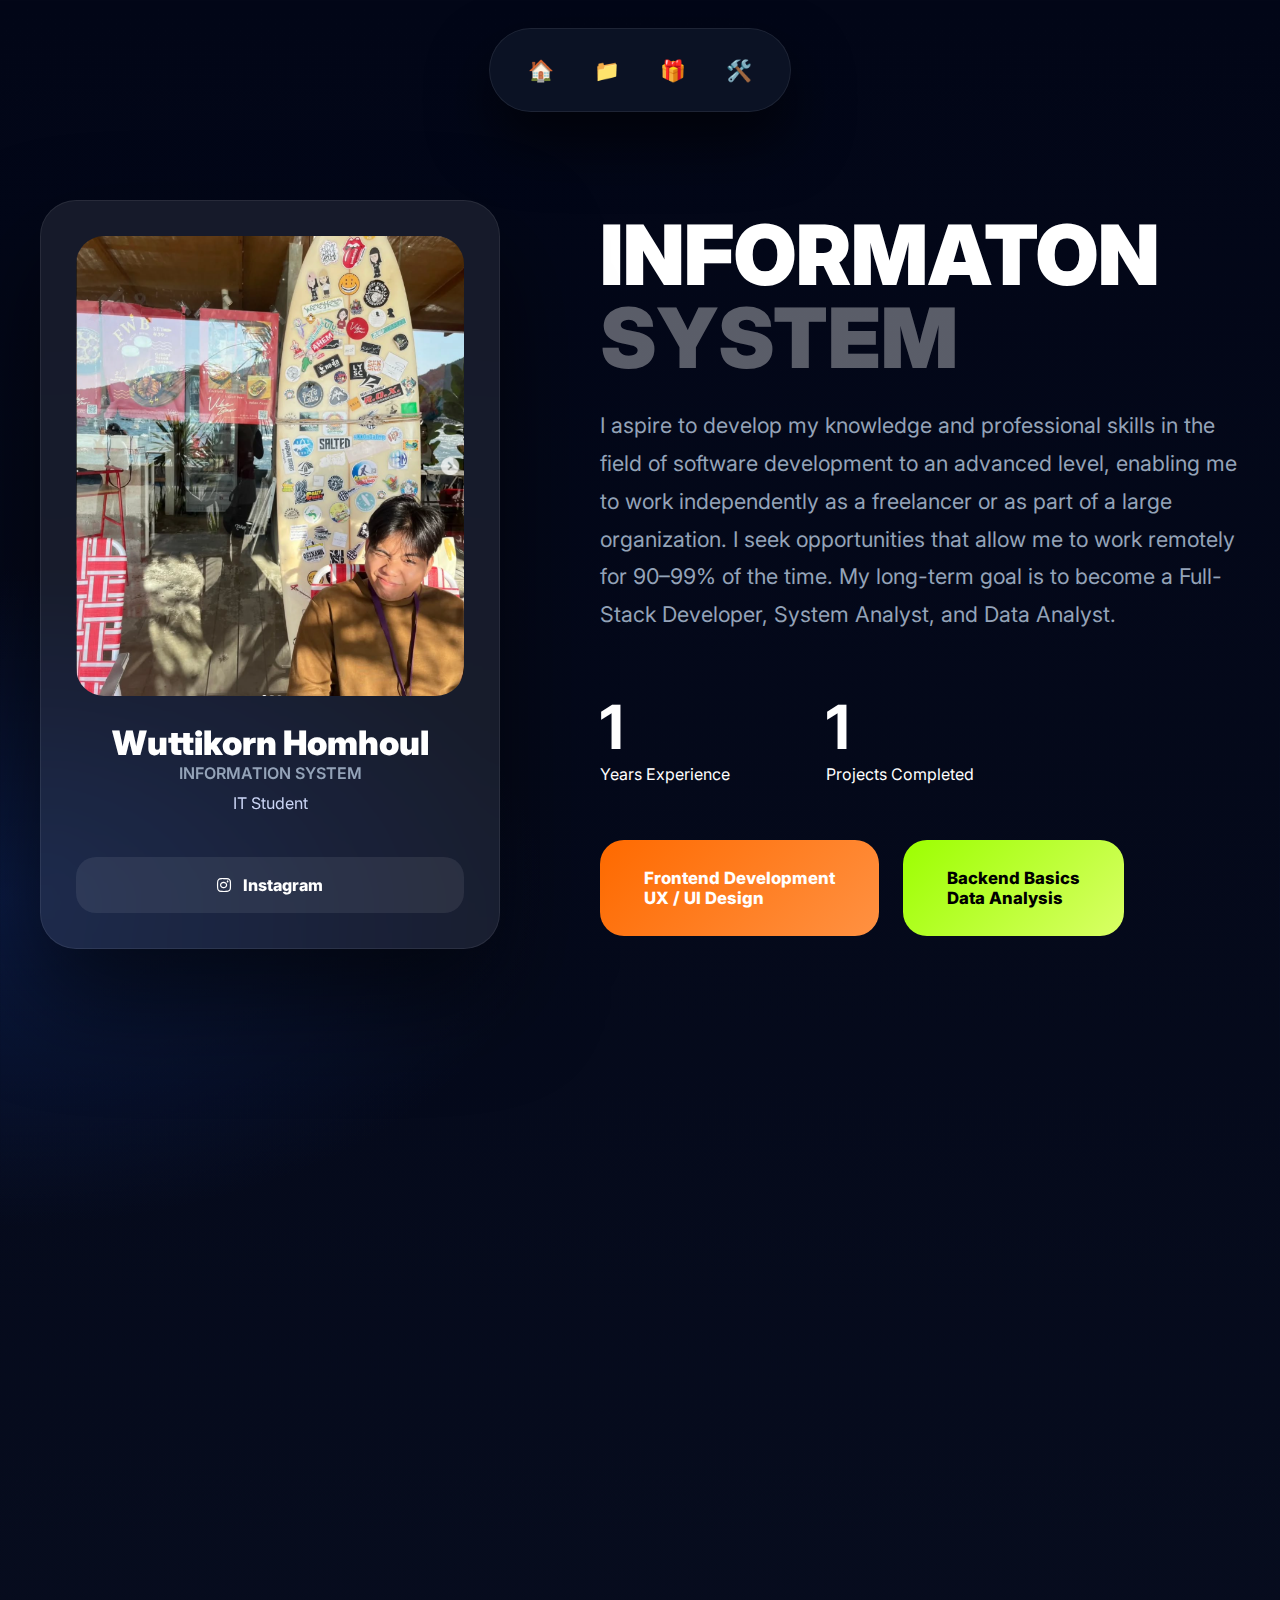
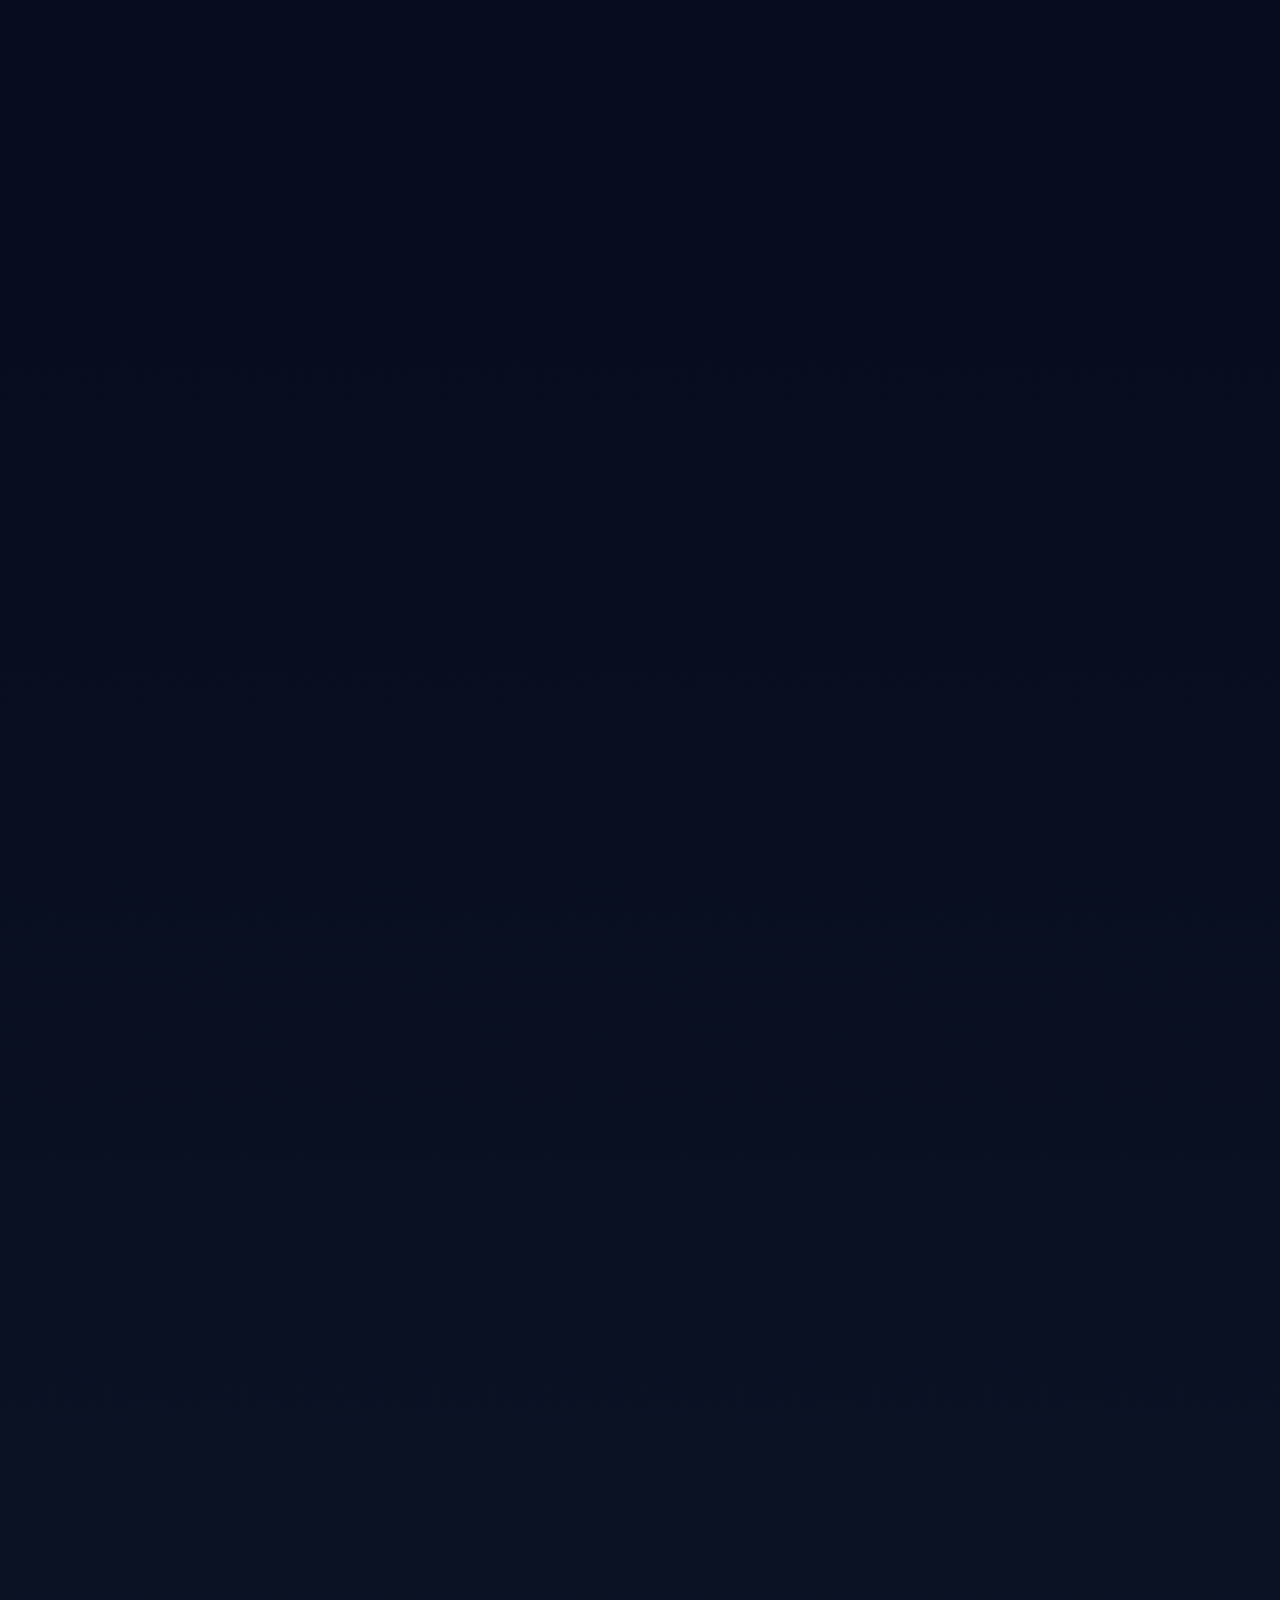
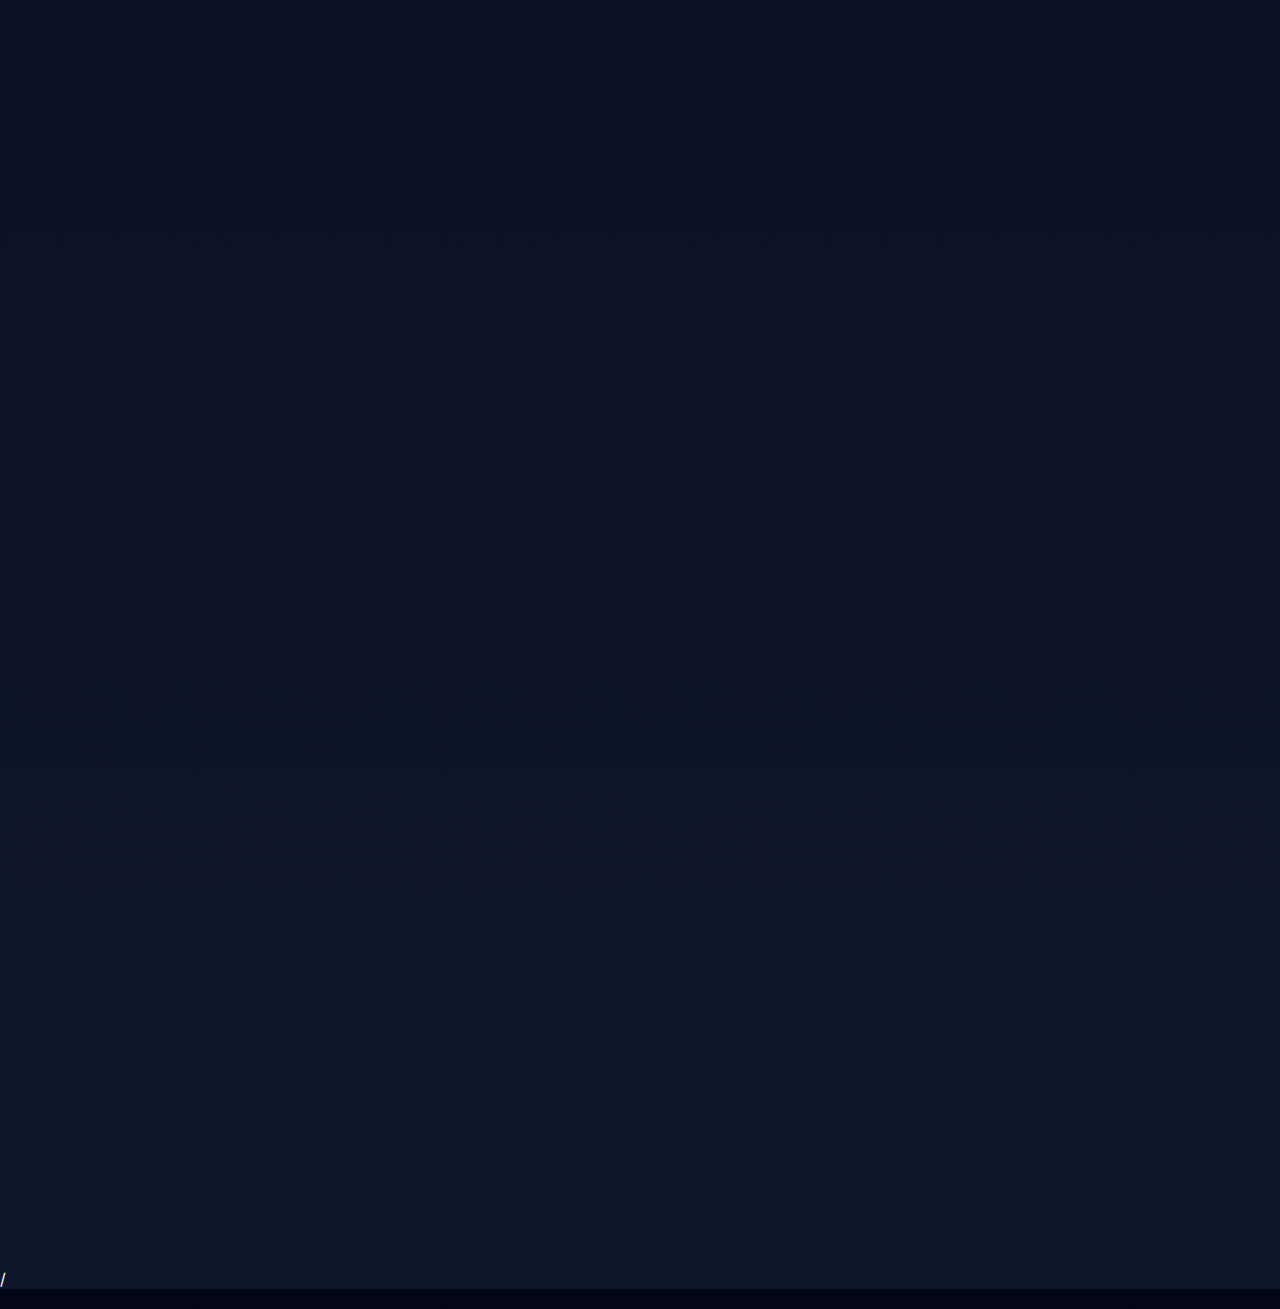
<file: index.html>
<!DOCTYPE html>
<html lang="en">
<head>
  <meta charset="UTF-8">
  <title>Portfolio</title>
  <meta name="viewport" content="width=device-width, initial-scale=1.0">
  <link rel="stylesheet" href="css/style.css">
  <link href="https://fonts.googleapis.com/css2?family=Inter:wght@400;600;800;900&display=swap" rel="stylesheet">
  <link rel="stylesheet" href="https://cdnjs.cloudflare.com/ajax/libs/font-awesome/6.5.1/css/all.min.css" />
</head>

<body>
  <nav class="top-nav">
    <a href="#home" class="nav-item">🏠</a>
    <a href="project.html" class="nav-item">📁</a>
    <a href="experience.html" class="nav-item">🎁</a>
    <a href="skilltools.html" class="nav-item">🛠️</a>

  </nav>
  <!-- HERO -->
  <section class="hero fade">
    <div class="hero-grid">
      <div class="profile-card">
        <div class="profile-img"> <img src="image/profile2.png"> </div>
        <div class="profile-info center">
          <h2 class="profile-name">Wuttikorn Homhoul</h2>
          <p class="profile-role">INFORMATION SYSTEM</p>
          <p class="profile-desc">IT Student</p>
        </div>
        <div class="socials"> <a href="https://instagram.com/0nueng0" target="_blank" class="social ig"> <i
              class="fa-brands fa-instagram"></i>
            <span>Instagram</span> </a>

        </div>
      </div>
      <div class="hero-text">
        <h1>INFORMATON<br><span>SYSTEM</span></h1>
        <p>I aspire to develop my knowledge and professional skills in the field of software development to an advanced
          level, enabling me to work independently as a freelancer or as part of a large organization. I seek
          opportunities that allow me to work remotely for 90–99% of the time. My long-term goal is to become a
          Full-Stack Developer, System Analyst, and Data Analyst.
        </p>
        <div class="stats">
          <div>
            <h2>1</h2><span>Years Experience</span>
          </div>
          <div>
            <h2>1</h2><span>Projects Completed</span>
          </div> <!--ลูกค้าจากทั่วโลก-->
          <div>
            <h2></h2><span></span>
          </div> <!--ลุกค้าจากทั่วโลก-->
        </div>
        <div class="skills">
          <div class="skill orange">Frontend Development<br>UX / UI Design</div>
          <div class="skill green"> Backend Basics<br>Data Analysis</div>
        </div>
      </div>
    </div>
  </section> <!-- RECENT PROJECTS -->
  <section id="Projects" class="section fade">
    <h2 class="section-title">RECENT <span>PROJECTS</span></h2>
    <div class="project"> <img src="image/project_1.png">
      <div>
        <h4>PowerGainer</h4>
        <p>Supplement Website</p>
      </div>
    </div>
  </section> <!-- EXPERIENCE -->
  <section id="experience" class="section fade">
    <h2 class="section-title">1 YEARS OF <span>EXPERIENCE</span></h2>
    <div class="exp">
      <h4>Project For Teacher</h4> <span>2028</span>
      <p>Lead ux/ui product design and development </p>
    </div>
  </section> <!-- TOOLS -->
  <section class="section fade">
    <h2 class="section-title">SKILL <span>TOOLS</span></h2>
    <div class="tools">
      <div class="tool-item"> <img src="image/html.png" alt="HTML"> <span>HTML</span> </div>
      <div class="tool-item"> <img src="image/css.png" alt="CSS"> <span>CSS</span> </div>
      <div class="tool-item"> <img src="image/figma.jpg" alt="Figma"> <span>Figma</span> </div>
      <div class="tool-item"> <img src="image/chatgpt2.jpg" alt="ChatGPT"> <span>ChatGPT</span> </div>
    </div>
  </section> <!-- THOUGHTS -->
  <section class="section fade">
    <h2 class="section-title">DESIGN <span>THOUGHTS</span></h2>
    <div class="thought">
      <h4>Starting My Journey in Web Design</h4>
      <p>Learning paths and mindset as a beginner.</p>
    </div>
    <div class="thought">
      <h4>Building Better Landing Pages</h4>
      <p>Exploring UX principles that improve user actions.</p>
    </div>
  </section> <!-- CONTACT -->
  <section class="section fade contact">
    <h2 class="section-title">LET’S WORK <span>TOGETHER</span></h2>
    <form> <input placeholder="Name "> <input placeholder="Email"> <textarea placeholder="Message"></textarea>
      <button>Submit</button>
    </form>
  </section>
  <script src="script/script.js"></script>
</body>

</html>/
</file>
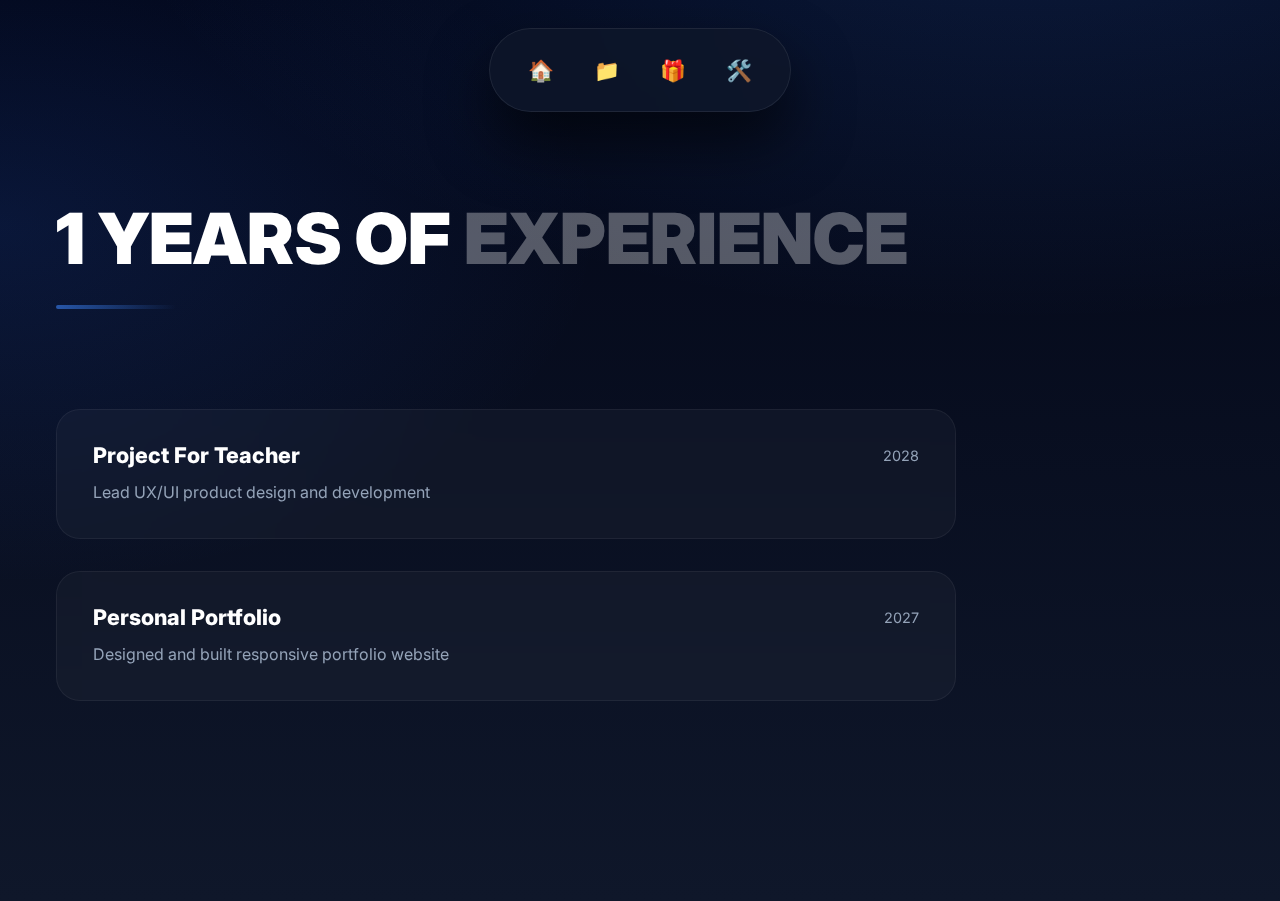
<file: experience.html>
<!DOCTYPE html>
<html lang="en">
<head>
  <meta charset="UTF-8">
  <title>Experience</title>
  <meta name="viewport" content="width=device-width, initial-scale=1.0">

  <link rel="stylesheet" href="css/experience.css">
  <link href="https://fonts.googleapis.com/css2?family=Inter:wght@400;600;800;900&display=swap" rel="stylesheet">
  <link rel="stylesheet" href="https://cdnjs.cloudflare.com/ajax/libs/font-awesome/6.5.1/css/all.min.css">
</head>

<body>

  <!-- FLOATING NAV -->
   <nav class="top-nav"> 
    <a href="index.html" class="nav-item">🏠</a>
     <a href="project.html"  class="nav-item">📁</a> 
      <a href="experience.html" class="nav-item">🎁</a>
       <a href="skilltools.html" class="nav-item">🛠️</a> 
      
    </nav>

  <!-- EXPERIENCE -->
  <section id="experience" class="section">
    <h2 class="section-title">
      1 YEARS OF <span>EXPERIENCE</span>
    </h2>

    <div class="experience-list">

      <div class="exp-card">
        <div class="exp-head">
          <h4>Project For Teacher</h4>
          <span>2028</span>
        </div>
        <p>Lead UX/UI product design and development</p>
      </div>

      <div class="exp-card">
        <div class="exp-head">
          <h4>Personal Portfolio</h4>
          <span>2027</span>
        </div>
        <p>Designed and built responsive portfolio website</p>
      </div>

    </div>
  </section>

</body>
</html>
</file>
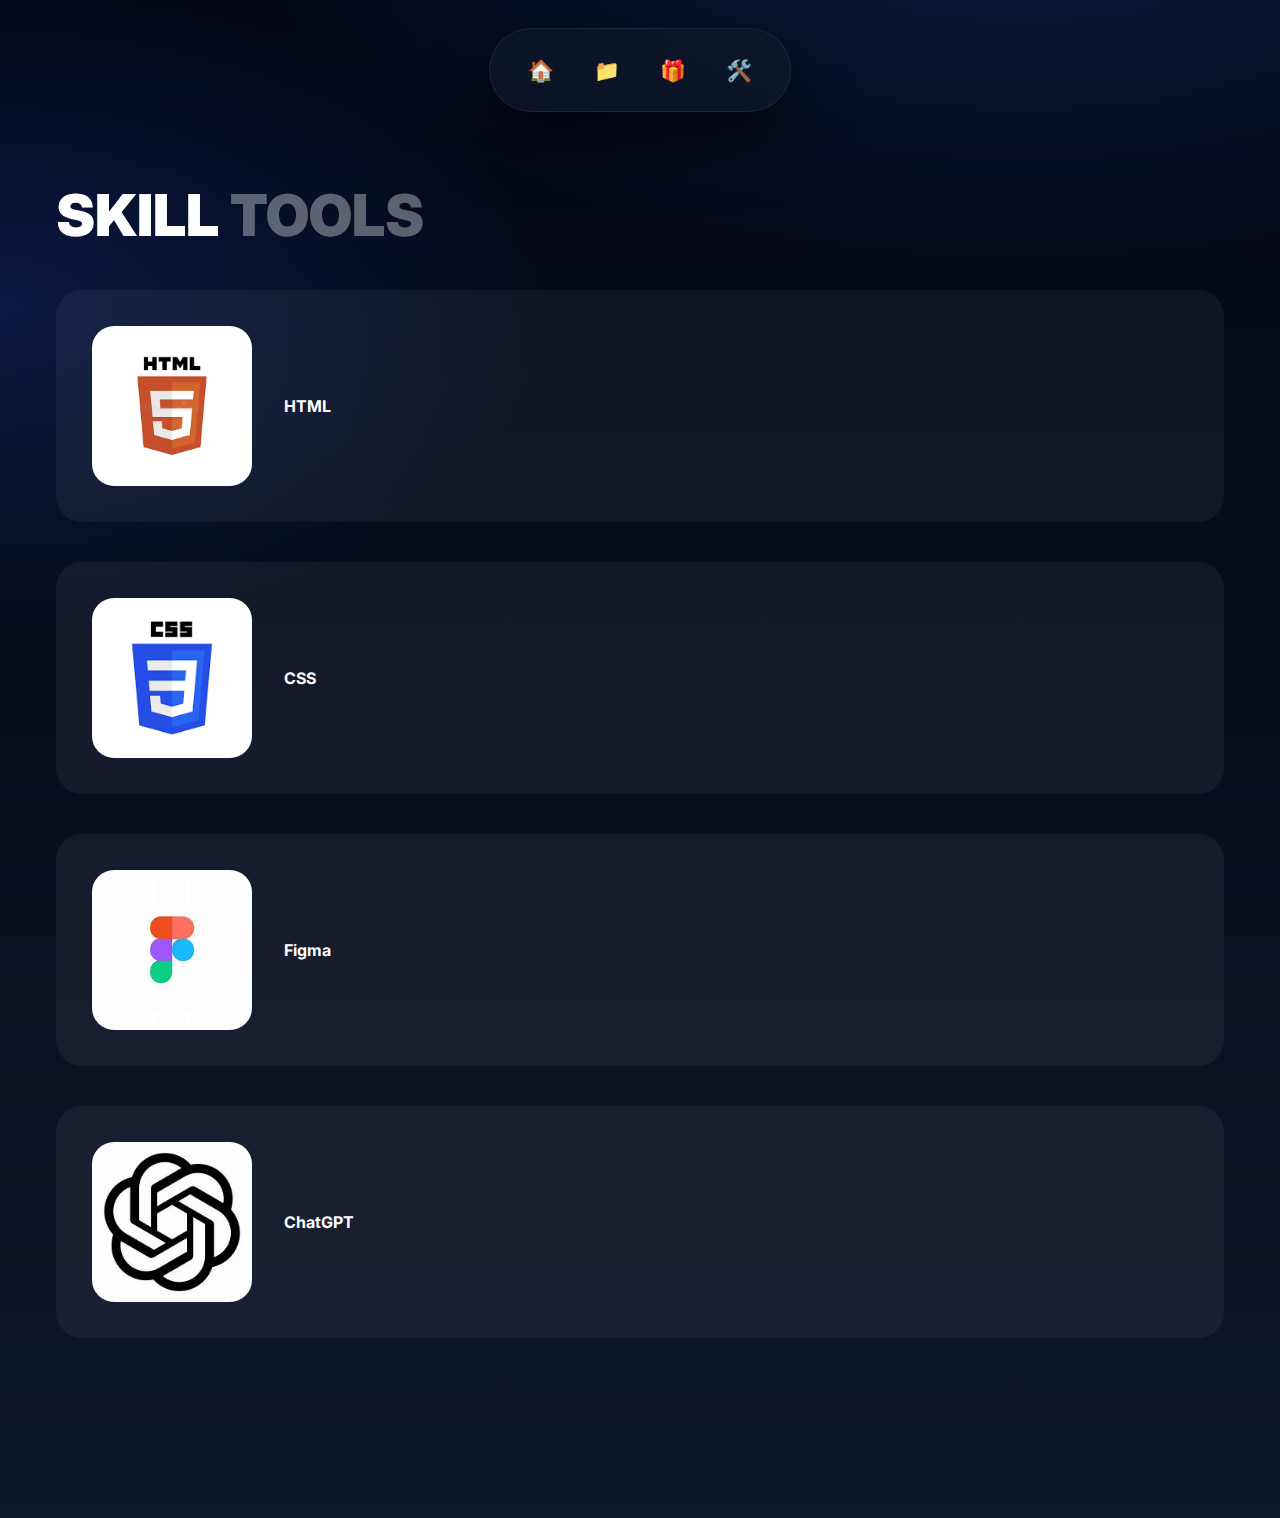
<file: skilltools.html>
<!DOCTYPE html>
<html lang="en">

<head>
  <meta charset="UTF-8">
  <title>Portfolio</title>
  <meta name="viewport" content="width=device-width, initial-scale=1.0">
  <link rel="stylesheet" href="/css/skilltools.css">
  <link href="https://fonts.googleapis.com/css2?family=Inter:wght@400;600;800;900&display=swap" rel="stylesheet">
  <link rel="stylesheet" href="https://cdnjs.cloudflare.com/ajax/libs/font-awesome/6.5.1/css/all.min.css" />
</head>

<body>
  <nav class="top-nav">
    <a href="index.html" class="nav-item">🏠</a>
    <a href="project.html" class="nav-item">📁</a>
    <a href="experience.html" class="nav-item">🎁</a>
    <a href="#skills" class="nav-item">🛠️</a>

  </nav>

  <section id="Projects" class="section fade">
    <h2 class="section-title">SKILL <span>TOOLS</span></h2>
    <div class="project"> <img src="image/html.png">
      <div>
        <h4>HTML</h4>
        <p></p>
      </div>
    </div>
    <div class="project"> <img src="image/css.png">
      <div>
        <h4>CSS</h4>
        <p></p>
      </div>
    </div>
    <div class="project"> <img src="image/figma.jpg">
      <div>
        <h4>Figma</h4>
        <p></p>
      </div>
    </div>
    <div class="project"> <img src="image/chatgpt2.jpg">
      <div>
        <h4>ChatGPT</h4>
        <p></p>
      </div>
    </div>

</body>

</html>
</file>
<file: css/style.css>
* {
  margin: 0;
  padding: 0;
  box-sizing: border-box;
  font-family: "Inter", system-ui;
}

:root {
  --bg1: #020617;
  --bg2: #0f172a;
  --text: #ffffff;
  --muted: #94a3b8;

  --accent: #3b82f6;
  --accent-soft: rgba(59,130,246,.25);
}


body {
  color: var(--text);
  background:
    radial-gradient(1400px 700px at 80% -10%, rgba(59,130,246,.2), transparent 60%),
    radial-gradient(1000px 600px at 0% 20%, rgba(37,99,235,.18), transparent 55%),
    linear-gradient(180deg, var(--bg1), var(--bg2));
  overflow-x: hidden;
}


.top-nav {
  position: fixed;
  top: 28px;
  left: 50%;
  transform: translateX(-50%);
  z-index: 999;

  display: flex;
  gap: 18px;
  padding: 18px 28px;
  border-radius: 999px;

  background: rgba(15, 23, 42, 0.75);
  backdrop-filter: blur(22px);

  box-shadow:
    0 30px 60px rgba(0,0,0,.6),
    inset 0 0 0 1px rgba(255,255,255,.08);
}

.nav-item {
  width: 48px;
  height: 48px;

  display: flex;
  align-items: center;
  justify-content: center;

  border-radius: 50%;
  font-size: 1.3rem;
  text-decoration: none;
  color: var(--muted);

  transition: .25s ease;
}

.nav-item:hover {
  background: var(--accent-soft);
  color: #fff;
  transform: translateY(-4px) scale(1.1);
}

.nav-item.active {
  background: linear-gradient(135deg,var(--accent),#2563eb);
  color: #fff;
  box-shadow: 0 0 26px rgba(59,130,246,.9);
}


.hero {
  min-height: 100vh;
  display: flex;
  align-items: center;
  justify-content: center;
}

.hero-grid {
  max-width: 1520px;
  width: 100%;

  display: grid;
  grid-template-columns: 460px 1fr;
  gap: 120px;

  padding: 200px 56px;
  align-items: center;
}


.profile-card {
  background: rgba(255,255,255,.08);
  backdrop-filter: blur(24px);
  border-radius: 36px;
  padding: 36px;

  box-shadow:
    0 50px 100px rgba(0,0,0,.55),
    inset 0 0 0 1px rgba(255,255,255,.08);
}

.profile-img img {
  width: 100%;
  height: 460px;
  object-fit: cover;
  border-radius: 28px;
}

.profile-info.center {
  text-align: center;
  padding: 22px 0;
}

.profile-name {
  font-size: 2.1rem;
  font-weight: 900;
}

.profile-role {
  color: var(--muted);
  font-weight: 600;
}

.profile-desc {
  margin-top: 10px;
  font-size: 1rem;
  color: #cbd5f5;
}


.socials {
  display: flex;
  flex-direction: column;
  gap: 16px;
  margin-top: 22px;
}

.social {
  padding: 18px;
  border-radius: 20px;
  text-decoration: none;
  color: #fff;

  background: rgba(255,255,255,.08);
  display: flex;
  align-items: center;
  justify-content: center;
  gap: 12px;

  font-weight: 800;
  transition: .3s;
}

.social.ig:hover {
  background: linear-gradient(135deg,#f58529,#dd2a7b,#8134af);
}

.social.fb:hover {
  background: linear-gradient(135deg,#1877f2,#3b82f6);
}


.hero-text h1 {
  font-size: clamp(5rem, 7vw, 7.6rem);
  font-weight: 900;
  line-height: 1;
}

.hero-text h1 span {
  opacity: .35;
}

.hero-text p {
  margin-top: 28px;
  font-size: 1.35rem;
  line-height: 1.75;
  color: var(--muted);
  max-width: 720px;
}


.stats {
  display: flex;
  gap: 96px;
  margin: 56px 0;
}

.stats h2 {
  font-size: 3.8rem;
}


.skills {
  display: flex;
  gap: 24px;
  flex-wrap: wrap;
}

.skill {
  padding: 28px 44px;
  border-radius: 24px;
  font-weight: 800;
  font-size: 1.05rem;
  background: rgba(255,255,255,.08);
}

.skill.orange {
  background: linear-gradient(135deg,#ff6a00,#ff9142);
}

.skill.green {
  background: linear-gradient(135deg,#9cff00,#d9ff66);
  color: #000;
}


.section {
  max-width: 1520px;
  margin: 0 auto;
  padding: 180px 56px;
}

.section-title {
  font-size: 3.6rem;
  font-weight: 900;
}

.section-title span {
  opacity: .35;
}


.project,
.exp,
.thought {
  margin-top: 40px;
  padding: 36px;
  border-radius: 26px;
  background: rgba(255,255,255,.05);
  transition: .3s;
}

.project {
  display: flex;
  align-items: center;
  gap: 32px;
}

.project img {
  width: 160px;
  height: 160px;
  object-fit: cover;
  border-radius: 22px;
}

.project:hover,
.exp:hover,
.thought:hover {
  background: var(--accent-soft);
  transform: translateY(-8px);
}


.tools {
  display: flex;
  flex-wrap: wrap;
  gap: 24px;
  margin-top: 36px;
}

.tool-item {
  display: flex;
  align-items: center;
  gap: 18px;
  padding: 24px 34px;
  border-radius: 20px;
  background: rgba(255,255,255,.08);
  transition: .25s;
}

.tool-item img {
  width: 60px;
  height: 60px;
  border-radius: 50%;
}

.tool-item:hover {
  background: var(--accent-soft);
}


.contact form {
  display: grid;
  gap: 18px;
  max-width: 560px;
}

input,
textarea {
  background: rgba(255,255,255,.07);
  border: none;
  padding: 18px;
  border-radius: 16px;
  color: #fff;
}

button {
  padding: 18px;
  border-radius: 18px;
  border: none;
  background: linear-gradient(135deg,#3b82f6,#2563eb);
  font-weight: 900;
  cursor: pointer;
}


.fade {
  opacity: 0;
  transform: translateY(40px);
  transition: .8s ease;
}

.fade.show {
  opacity: 1;
  transform: none;
}

/* ===============================
   RESPONSIVE
=============================== */  

@media (min-width: 1800px) {
  .hero-grid,
  .section {
    max-width: 1680px;
  }

  .hero-text h1 {
    font-size: 8rem;
  }

  .hero-text p {
    font-size: 1.45rem;
  }
}

/* ===== LARGE DESKTOP ===== */
@media (max-width: 1600px) {
  .hero-grid {
    gap: 100px;
  }
}

/* ===== LAPTOP ===== */
@media (max-width: 1280px) {
  .hero-grid,
  .section {
    padding-left: 40px;
    padding-right: 40px;
  }

  .hero-text h1 {
    font-size: clamp(4.5rem, 6.5vw, 6.8rem);
  }
}

/* ===== TABLET LANDSCAPE ===== */
@media (max-width: 1024px) {
  .hero-grid {
    grid-template-columns: 1fr;
    text-align: center;
    gap: 72px;
  }

  .hero-text p {
    margin-left: auto;
    margin-right: auto;
  }

  .stats {
    justify-content: center;
    gap: 64px;
  }
}

/* ===== TABLET PORTRAIT ===== */
@media (max-width: 820px) {
  .profile-img img {
    height: 420px;
  }

  .stats h2 {
    font-size: 3.2rem;
  }

  .section-title {
    font-size: 3rem;
  }
}

/* ===== MOBILE LARGE ===== */
@media (max-width: 600px) {
  .top-nav {
    padding: 14px 20px;
    gap: 12px;
  }

  .nav-item {
    width: 42px;
    height: 42px;
    font-size: 1.1rem;
  }

  .hero-text h1 {
    font-size: 3.8rem;
  }

  .hero-text p {
    font-size: 1.15rem;
  }

  .stats {
    flex-direction: column;
    gap: 32px;
  }

  .stats h2 {
    font-size: 2.8rem;
  }

  .skill {
    padding: 20px 28px;
    font-size: .95rem;
  }
}

/* ===== MOBILE SMALL / SHIT PHONES ===== */
@media (max-width: 420px) {
  .hero-grid {
    padding: 120px 20px;
  }

  .profile-card {
    padding: 24px;
  }

  .profile-img img {
    height: 320px;
  }

  .hero-text h1 {
    font-size: 3.2rem;
  }

  .section {
    padding: 120px 20px;
  }
}

/* ===== SAFETY: NO OVERFLOW EVER ===== */
img,
video {
  max-width: 100%;
  height: auto;
}

body {
  overflow-x: hidden;
}
</file>
<file: css/experience.css>
* {
  margin: 0;
  padding: 0;
  box-sizing: border-box;
  font-family: "Inter", system-ui;
}


:root {
  --bg1: #020617;
  --bg2: #0f172a;
  --text: #ffffff;
  --muted: #94a3b8;

  --accent: #3b82f6;
  --accent-soft: rgba(59,130,246,.25);
}


body {
  color: var(--text);
  background:
    radial-gradient(1400px 700px at 80% -15%, rgba(59,130,246,.18), transparent 65%),
    radial-gradient(1000px 600px at 0% 25%, rgba(37,99,235,.14), transparent 60%),
    linear-gradient(180deg, var(--bg1), var(--bg2));
  overflow-x: hidden;
}


.top-nav {
  position: fixed;
  top: 28px;
  left: 50%;
  transform: translateX(-50%);
  z-index: 999;

  display: flex;
  gap: 18px;
  padding: 18px 28px;
  border-radius: 999px;

  background: rgba(15, 23, 42, .75);
  backdrop-filter: blur(20px);
  box-shadow: 0 30px 60px rgba(0,0,0,.6),
              inset 0 0 0 1px rgba(255,255,255,.08);
}

.nav-item {
  width: 48px;
  height: 48px;
  border-radius: 50%;

  display: flex;
  align-items: center;
  justify-content: center;

  text-decoration: none;
  font-size: 1.3rem;
  color: var(--muted);

  transition: .25s ease;
}

.nav-item:hover {
  background: var(--accent-soft);
  color: #fff;
  transform: translateY(-4px) scale(1.1);
}

.nav-item.active {
  background: linear-gradient(135deg, var(--accent), #2563eb);
  color: #fff;
  box-shadow: 0 0 24px rgba(59,130,246,.8);
}


.section {
  max-width: 1520px;
  margin: 0 auto;
  padding: 200px 56px;
}


.section-title {
  font-size: clamp(3.2rem, 5.5vw, 4.8rem);
  font-weight: 900;
  line-height: 1.1;
}

.section-title span {
  color: rgba(255,255,255,.32);
}

.section-title::after {
  content: "";
  display: block;
  margin-top: 28px;
  width: 120px;
  height: 4px;
  border-radius: 999px;
  background: linear-gradient(
    90deg,
    rgba(59,130,246,.6),
    rgba(59,130,246,0)
  );
}


.experience-list {
  margin-top: 100px;
  display: grid;
  gap: 32px;
  max-width: 900px;
}

.exp-card {
  padding: 32px 36px;
  border-radius: 24px;

  background: rgba(255,255,255,.03);
  backdrop-filter: blur(10px);

  border: 1px solid rgba(255,255,255,.06);
  transition: .3s ease;
}

.exp-card:hover {
  transform: translateY(-6px);
  border-color: rgba(59,130,246,.4);
  box-shadow: 0 20px 50px rgba(0,0,0,.45);
}

/* header */
.exp-head {
  display: flex;
  justify-content: space-between;
  align-items: center;
  margin-bottom: 12px;
}

.exp-head h4 {
  font-size: 1.35rem;
  font-weight: 800;
}

.exp-head span {
  font-size: .9rem;
  color: var(--muted);
}

/* description */
.exp-card p {
  color: var(--muted);
  line-height: 1.6;
  max-width: 560px;
}

/* ===============================
   RESPONSIVE
=============================== */
@media (max-width: 1024px) {
  .section {
    padding: 160px 40px;
  }
}

@media (max-width: 768px) {
  .section {
    padding: 140px 28px;
  }

  .experience-list {
    margin-top: 72px;
  }
}

@media (max-width: 420px) {
  .section-title {
    font-size: 2.3rem;
  }

  .exp-card {
    padding: 26px 24px;
  }
}
</file>
<file: css/skilltools.css>
* {
  margin: 0;
  padding: 0;
  box-sizing: border-box;
  font-family: "Inter", system-ui;
}

:root {
  --bg1: #020617;
  --bg2: #0f172a;
  --text: #ffffff;
  --muted: #94a3b8;

  --accent: #3b82f6;
  --accent-soft: rgba(59,130,246,.25);
}


body {
  color: var(--text);
  background:
    radial-gradient(1400px 700px at 80% -10%, rgba(59,130,246,.2), transparent 60%),
    radial-gradient(1000px 600px at 0% 20%, rgba(37,99,235,.18), transparent 55%),
    linear-gradient(180deg, var(--bg1), var(--bg2));
  overflow-x: hidden;
}

.section {
  max-width: 1520px;
  margin: 0 auto;
  padding: 180px 56px;
}

.section-title {
  font-size: 3.6rem;
  font-weight: 900;
}

.section-title span {
  opacity: .35;
}

.project,
.exp,
.thought {
  margin-top: 40px;
  padding: 36px;
  border-radius: 26px;
  background: rgba(255,255,255,.05);
  transition: .3s;
}

.project {
  display: flex;
  align-items: center;
  gap: 32px;
}

.project img {
  width: 160px;
  height: 160px;
  object-fit: cover;
  border-radius: 22px;
}

.project:hover,
.exp:hover,
.thought:hover {
  background: var(--accent-soft);
  transform: translateY(-8px);
}

.top-nav {
  position: fixed;
  top: 28px;
  left: 50%;
  transform: translateX(-50%);
  z-index: 999;

  display: flex;
  gap: 18px;
  padding: 18px 28px;
  border-radius: 999px;

  background: rgba(15, 23, 42, .75);
  backdrop-filter: blur(20px);
  box-shadow: 0 30px 60px rgba(0,0,0,.6),
              inset 0 0 0 1px rgba(255,255,255,.08);
}

.nav-item {
  width: 48px;
  height: 48px;
  border-radius: 50%;

  display: flex;
  align-items: center;
  justify-content: center;

  text-decoration: none;
  font-size: 1.3rem;
  color: var(--muted);

  transition: .25s ease;
}

.nav-item:hover {
  background: var(--accent-soft);
  color: #fff;
  transform: translateY(-4px) scale(1.1);
}

.nav-item.active {
  background: linear-gradient(135deg, var(--accent), #2563eb);
  color: #fff;
  box-shadow: 0 0 24px rgba(59,130,246,.8);
}

/* ===============================
   RESPONSIVE
=============================== */

/* ---------- Tablet ---------- */
@media (max-width: 1024px) {
  .section {
    padding: 140px 40px;
  }

  .section-title {
    font-size: 3rem;
  }

  .project {
    gap: 24px;
    padding: 28px;
  }

  .project img {
    width: 120px;
    height: 120px;
    border-radius: 18px;
  }
}

/* ---------- Mobile ---------- */
@media (max-width: 768px) {
  .section {
    padding: 120px 24px;
  }

  .section-title {
    font-size: 2.4rem;
  }

  .project,
  .exp,
  .thought {
    padding: 24px;
  }

  .project {
    flex-direction: column;
    align-items: flex-start;
    gap: 20px;
  }

  .project img {
    width: 100%;
    height: 180px;
    border-radius: 18px;
  }

  .top-nav {
    padding: 14px 20px;
    gap: 14px;
  }

  .nav-item {
    width: 42px;
    height: 42px;
    font-size: 1.1rem;
  }
}

/* ---------- Small Mobile ---------- */
@media (max-width: 420px) {
  .section {
    padding: 100px 18px;
  }

  .section-title {
    font-size: 2rem;
  }

  .project img {
    height: 150px;
    border-radius: 16px;
  }
}
</file>
